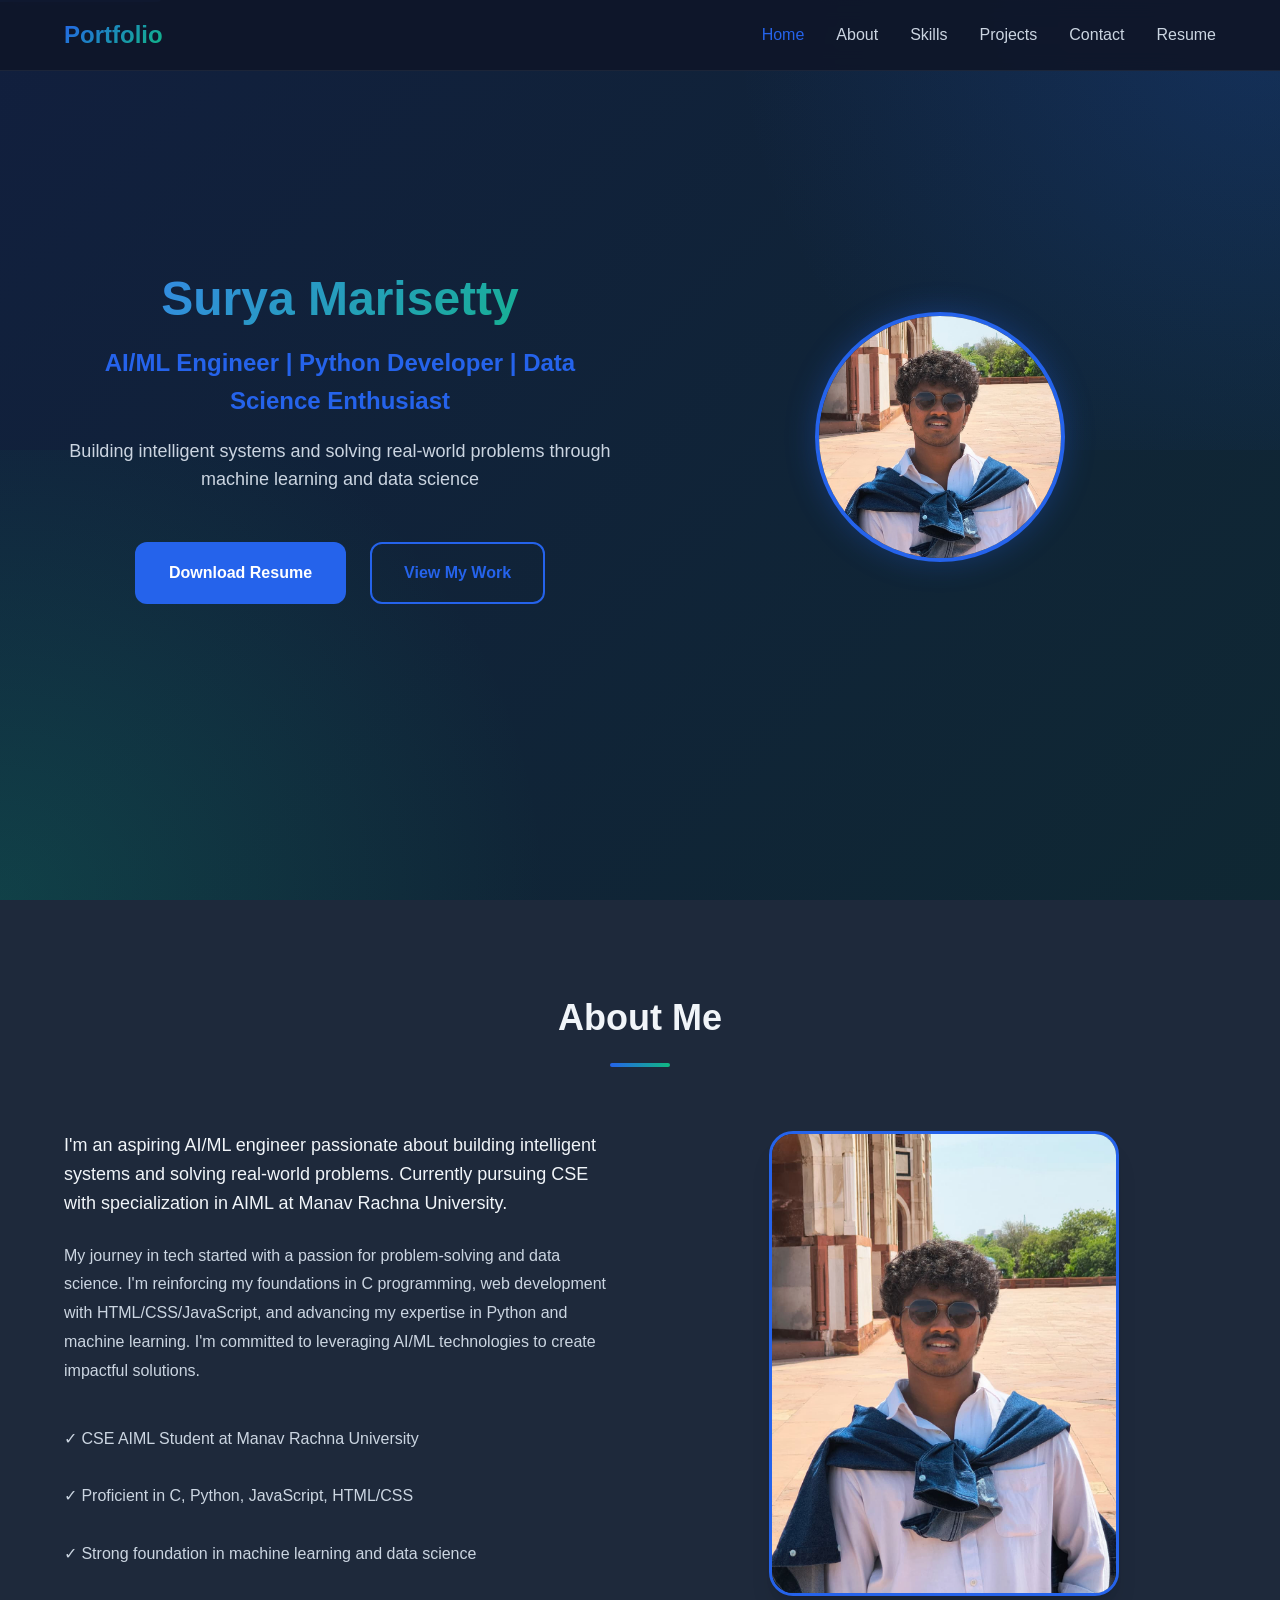
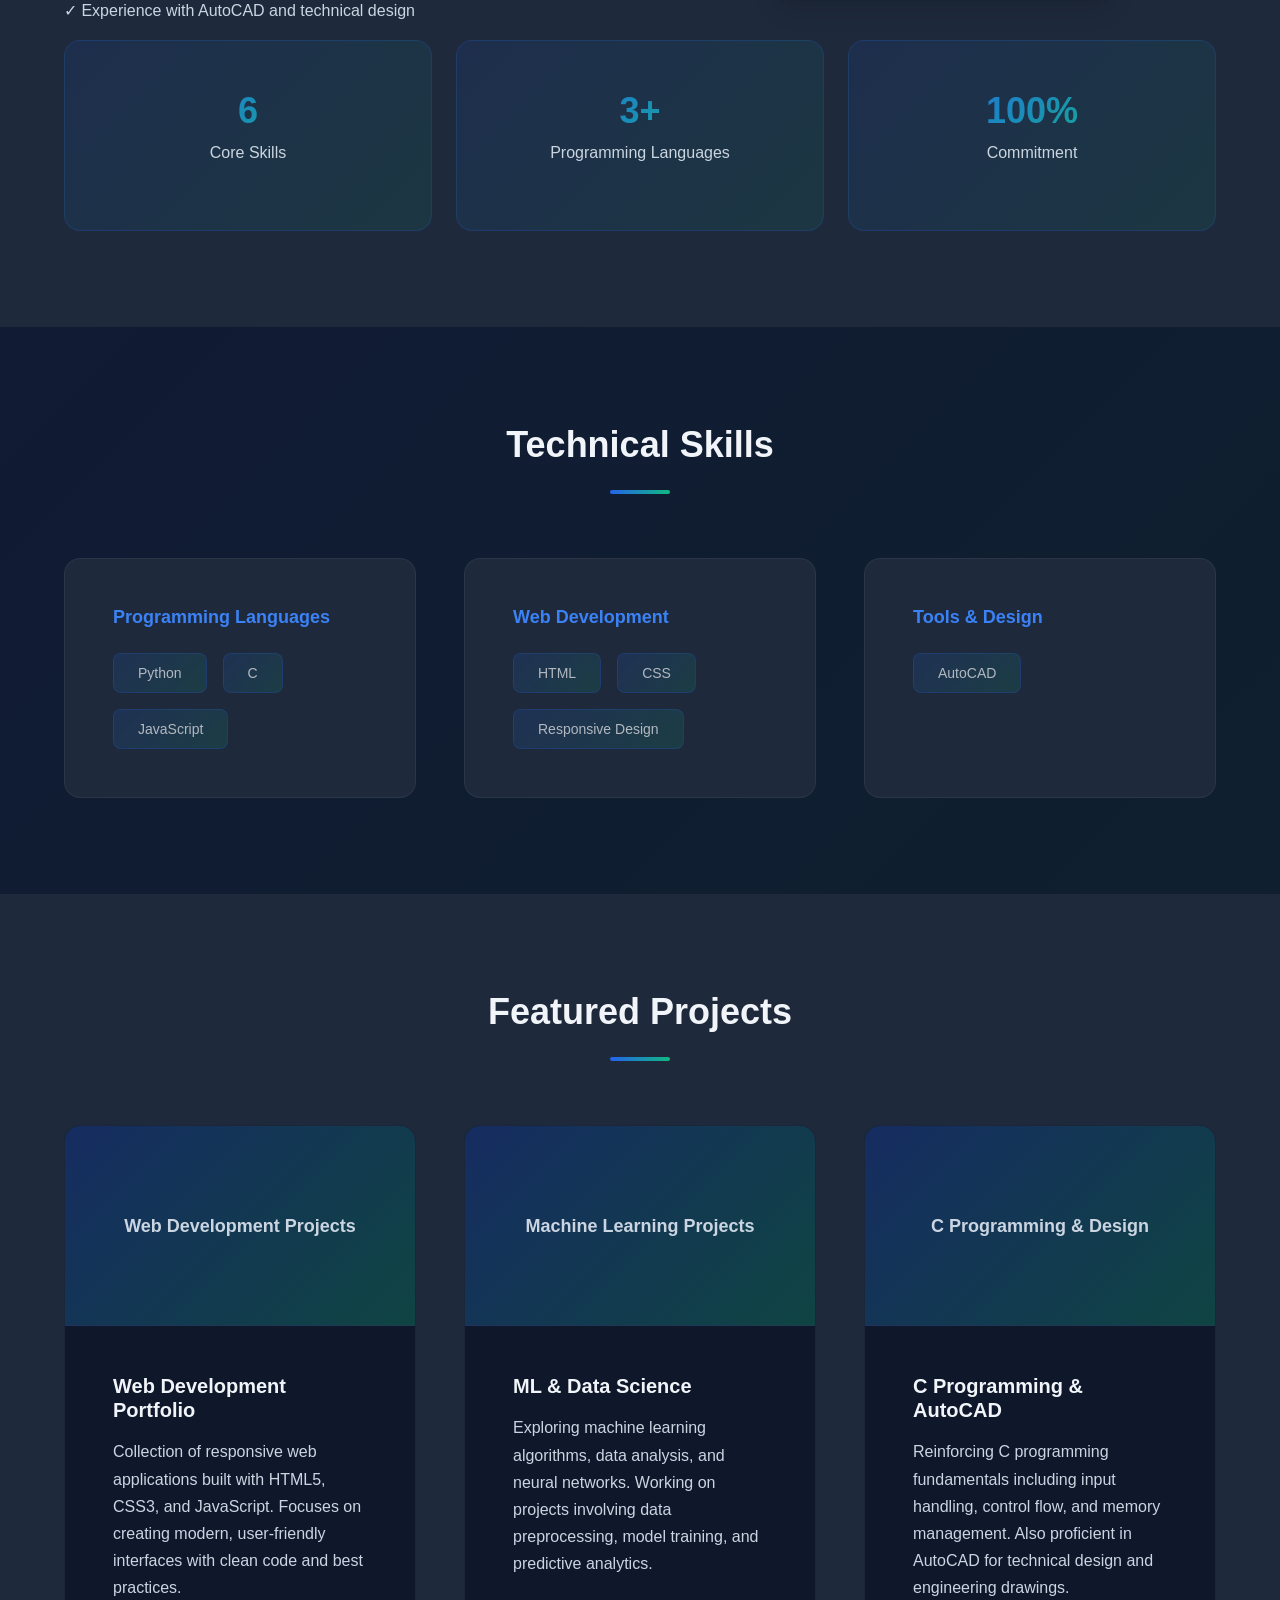
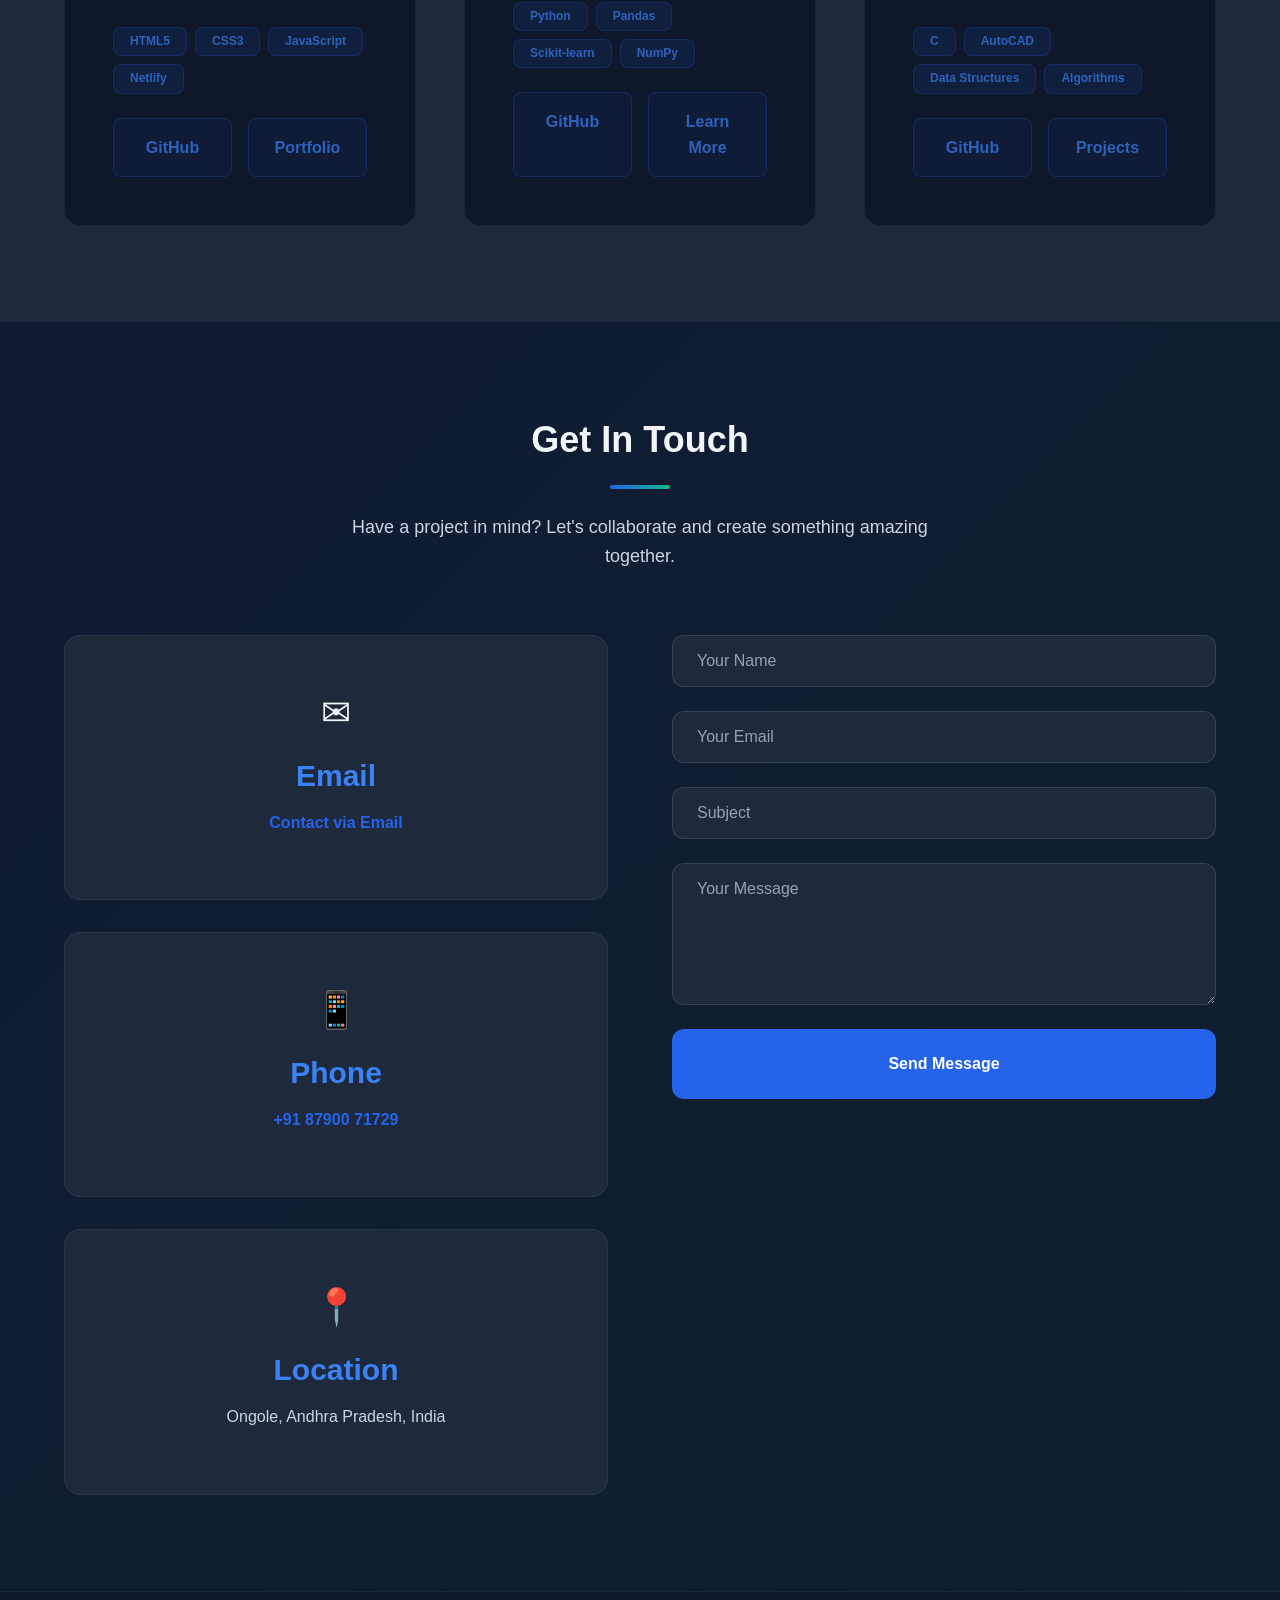
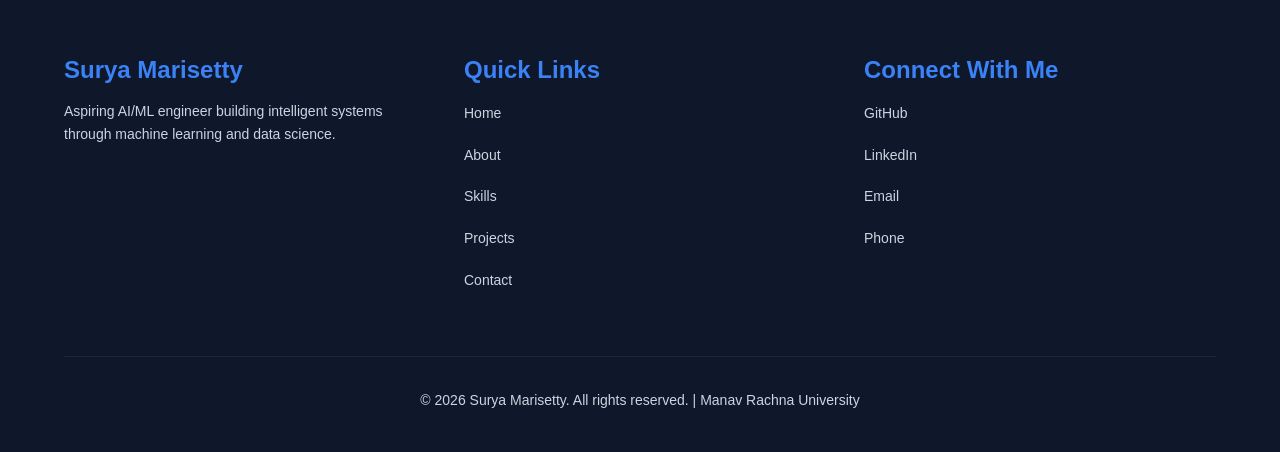
<file: index.html>
<!DOCTYPE html>
<html lang="en">
<head>
    <meta charset="UTF-8">
    <meta name="viewport" content="width=device-width, initial-scale=1.0">
    <meta name="description" content="Professional portfolio showcasing projects, skills, and expertise">
    <meta name="keywords" content="portfolio, developer, projects, skills">
    <meta name="author" content="Surya Marisetty">
    <title>Professional Portfolio - Surya Marisetty</title>
    <link rel="stylesheet" href="styles.css">
    <link rel="canonical" href="https://yourportfolio.com">
</head>
<body>
    <!-- Navigation Bar -->
    <nav class="navbar" id="navbar">
        <div class="nav-container">
            <div class="logo">
                <span class="logo-text">Portfolio</span>
            </div>
            <button class="hamburger" id="hamburger">
                <span></span>
                <span></span>
                <span></span>
            </button>
            <ul class="nav-menu" id="navMenu">
                <li><a href="#home" class="nav-link">Home</a></li>
                <li><a href="#about" class="nav-link">About</a></li>
                <li><a href="#skills" class="nav-link">Skills</a></li>
                <li><a href="#projects" class="nav-link">Projects</a></li>
                <li><a href="#contact" class="nav-link">Contact</a></li>
                <li><a href="resume.html" class="nav-link" target="_blank">Resume</a></li>
            </ul>
        </div>
    </nav>

    <!-- Hero Section -->
    <section id="home" class="hero">
        <div class="hero-content">
            <h1 class="hero-title">Surya Marisetty</h1>
            <p class="hero-subtitle">AI/ML Engineer | Python Developer | Data Science Enthusiast</p>
            <p class="hero-description">Building intelligent systems and solving real-world problems through machine learning and data science</p>
            <div class="hero-buttons">
                <a href="resume.html" target="_blank" class="btn btn-primary">Download Resume</a>
                <a href="#projects" class="btn btn-secondary">View My Work</a>
            </div>
        </div>
        <div class="hero-image-wrapper">
            <img src="portfolio.jpeg" alt="Surya Marisetty" class="hero-image">
        </div>
        <div class="hero-background"></div>
    </section>

    <!-- About Section -->
    <section id="about" class="about">
        <div class="container">
            <div class="section-header">
                <h2 class="section-title">About Me</h2>
                <div class="title-underline"></div>
            </div>
            <div class="about-content">
                <div class="about-text">
                    <p class="about-intro">
                        I'm an aspiring AI/ML engineer passionate about building intelligent systems and solving real-world problems. 
                        Currently pursuing CSE with specialization in AIML at Manav Rachna University.
                    </p>
                    <p class="about-description">
                        My journey in tech started with a passion for problem-solving and data science. I'm reinforcing my foundations in C programming, 
                        web development with HTML/CSS/JavaScript, and advancing my expertise in Python and machine learning. 
                        I'm committed to leveraging AI/ML technologies to create impactful solutions.
                    </p>
                    <ul class="about-highlights">
                        <li>✓ CSE AIML Student at Manav Rachna University</li>
                        <li>✓ Proficient in C, Python, JavaScript, HTML/CSS</li>
                        <li>✓ Strong foundation in machine learning and data science</li>
                        <li>✓ Experience with AutoCAD and technical design</li>
                    </ul>
                </div>
                <div class="about-image-wrapper">
                    <img src="portfolio.jpeg" alt="Surya Marisetty" class="about-image">
                </div>
            </div>
            <div class="about-stats">
                    <div class="stat-card">
                        <h3 class="stat-number">6</h3>
                        <p class="stat-label">Core Skills</p>
                    </div>
                    <div class="stat-card">
                        <h3 class="stat-number">3+</h3>
                        <p class="stat-label">Programming Languages</p>
                    </div>
                    <div class="stat-card">
                        <h3 class="stat-number">100%</h3>
                        <p class="stat-label">Commitment</p>
                    </div>
                </div>
            </div>
        </div>
    </section>

    <!-- Skills Section -->
    <section id="skills" class="skills">
        <div class="container">
            <div class="section-header">
                <h2 class="section-title">Technical Skills</h2>
                <div class="title-underline"></div>
            </div>
            <div class="skills-grid">
                <div class="skill-category">
                    <h3 class="skill-title">Programming Languages</h3>
                    <div class="skill-tags">
                        <span class="skill-tag">Python</span>
                        <span class="skill-tag">C</span>
                        <span class="skill-tag">JavaScript</span>
                    </div>
                </div>

                <div class="skill-category">
                    <h3 class="skill-title">Web Development</h3>
                    <div class="skill-tags">
                        <span class="skill-tag">HTML</span>
                        <span class="skill-tag">CSS</span>
                        <span class="skill-tag">Responsive Design</span>
                    </div>
                </div>

                <div class="skill-category">
                    <h3 class="skill-title">Tools & Design</h3>
                    <div class="skill-tags">
                        <span class="skill-tag">AutoCAD</span>
                    </div>
                </div>
            </div>
        </div>
    </section>

    <!-- Projects Section -->
    <section id="projects" class="projects">
        <div class="container">
            <div class="section-header">
                <h2 class="section-title">Featured Projects</h2>
                <div class="title-underline"></div>
            </div>
            <div class="projects-grid">
                <article class="project-card">
                    <div class="project-image">
                        <div class="placeholder-image">Web Development Projects</div>
                    </div>
                    <div class="project-content">
                        <h3 class="project-title">Web Development Portfolio</h3>
                        <p class="project-description">
                            Collection of responsive web applications built with HTML5, CSS3, and JavaScript. 
                            Focuses on creating modern, user-friendly interfaces with clean code and best practices.
                        </p>
                        <div class="project-tech">
                            <span class="tech-badge">HTML5</span>
                            <span class="tech-badge">CSS3</span>
                            <span class="tech-badge">JavaScript</span>
                            <span class="tech-badge">Netlify</span>
                        </div>
                        <div class="project-links">
                            <a href="https://github.com/200726-surya" target="_blank" class="project-link">GitHub</a>
                            <a href="#" class="project-link">Portfolio</a>
                        </div>
                    </div>
                </article>

                <article class="project-card">
                    <div class="project-image">
                        <div class="placeholder-image">Machine Learning Projects</div>
                    </div>
                    <div class="project-content">
                        <h3 class="project-title">ML & Data Science</h3>
                        <p class="project-description">
                            Exploring machine learning algorithms, data analysis, and neural networks. 
                            Working on projects involving data preprocessing, model training, and predictive analytics.
                        </p>
                        <div class="project-tech">
                            <span class="tech-badge">Python</span>
                            <span class="tech-badge">Pandas</span>
                            <span class="tech-badge">Scikit-learn</span>
                            <span class="tech-badge">NumPy</span>
                        </div>
                        <div class="project-links">
                            <a href="https://github.com/200726-surya" target="_blank" class="project-link">GitHub</a>
                            <a href="#" class="project-link">Learn More</a>
                        </div>
                    </div>
                </article>

                <article class="project-card">
                    <div class="project-image">
                        <div class="placeholder-image">C Programming & Design</div>
                    </div>
                    <div class="project-content">
                        <h3 class="project-title">C Programming & AutoCAD</h3>
                        <p class="project-description">
                            Reinforcing C programming fundamentals including input handling, control flow, and memory management. 
                            Also proficient in AutoCAD for technical design and engineering drawings.
                        </p>
                        <div class="project-tech">
                            <span class="tech-badge">C</span>
                            <span class="tech-badge">AutoCAD</span>
                            <span class="tech-badge">Data Structures</span>
                            <span class="tech-badge">Algorithms</span>
                        </div>
                        <div class="project-links">
                            <a href="https://github.com/200726-surya" target="_blank" class="project-link">GitHub</a>
                            <a href="#" class="project-link">Projects</a>
                        </div>
                    </div>
                </article>
            </div>
        </div>
    </section>

    <!-- Contact Section -->
    <section id="contact" class="contact">
        <div class="container">
            <div class="section-header">
                <h2 class="section-title">Get In Touch</h2>
                <div class="title-underline"></div>
                <p class="section-subtitle">Have a project in mind? Let's collaborate and create something amazing together.</p>
            </div>
            <div class="contact-wrapper">
                <div class="contact-info">
                    <div class="info-card">
                        <div class="info-icon">✉</div>
                        <h3>Email</h3>
                        <p><a href="mailto:suryamarisetty10@gmail.com">Contact via Email</a></p>
                    </div>
                    <div class="info-card">
                        <div class="info-icon">📱</div>
                        <h3>Phone</h3>
                        <p><a href="tel:+918790071729">+91 87900 71729</a></p>
                    </div>
                    <div class="info-card">
                        <div class="info-icon">📍</div>
                        <h3>Location</h3>
                        <p>Ongole, Andhra Pradesh, India</p>
                    </div>
                </div>

                <form class="contact-form" id="contactForm">
                    <div class="form-group">
                        <input type="text" placeholder="Your Name" required aria-label="Your Name">
                    </div>
                    <div class="form-group">
                        <input type="email" placeholder="Your Email" required aria-label="Your Email">
                    </div>
                    <div class="form-group">
                        <input type="text" placeholder="Subject" required aria-label="Subject">
                    </div>
                    <div class="form-group">
                        <textarea placeholder="Your Message" rows="6" required aria-label="Your Message"></textarea>
                    </div>
                    <button type="submit" class="btn btn-primary btn-submit">Send Message</button>
                    <p class="form-message" id="formMessage"></p>
                </form>
            </div>
        </div>
    </section>

    <!-- Footer -->
    <footer class="footer">
        <div class="container">
            <div class="footer-content">
                <div class="footer-section">
                    <h4>Surya Marisetty</h4>
                    <p>Aspiring AI/ML engineer building intelligent systems through machine learning and data science.</p>
                </div>
                <div class="footer-section">
                    <h4>Quick Links</h4>
                    <ul>
                        <li><a href="#home">Home</a></li>
                        <li><a href="#about">About</a></li>
                        <li><a href="#skills">Skills</a></li>
                        <li><a href="#projects">Projects</a></li>
                        <li><a href="#contact">Contact</a></li>
                    </ul>
                </div>
                <div class="footer-section">
                    <h4>Connect With Me</h4>
                    <ul>
                        <li><a href="https://github.com/200726-surya" target="_blank">GitHub</a></li>
                        <li><a href="https://www.linkedin.com/in/surya-charan-marisetty-70ba9637b/" target="_blank">LinkedIn</a></li>
                        <li><a href="mailto:suryamarisetty10@gmail.com" target="_blank">Email</a></li>
                        <li><a href="tel:+918790071729" target="_blank">Phone</a></li>
                    </ul>
                </div>
            </div>
            <div class="footer-bottom">
                <p>&copy; 2026 Surya Marisetty. All rights reserved. | Manav Rachna University</p>
            </div>
        </div>
    </footer>

    <script src="script.js"></script>
</body>
</html>
</file>
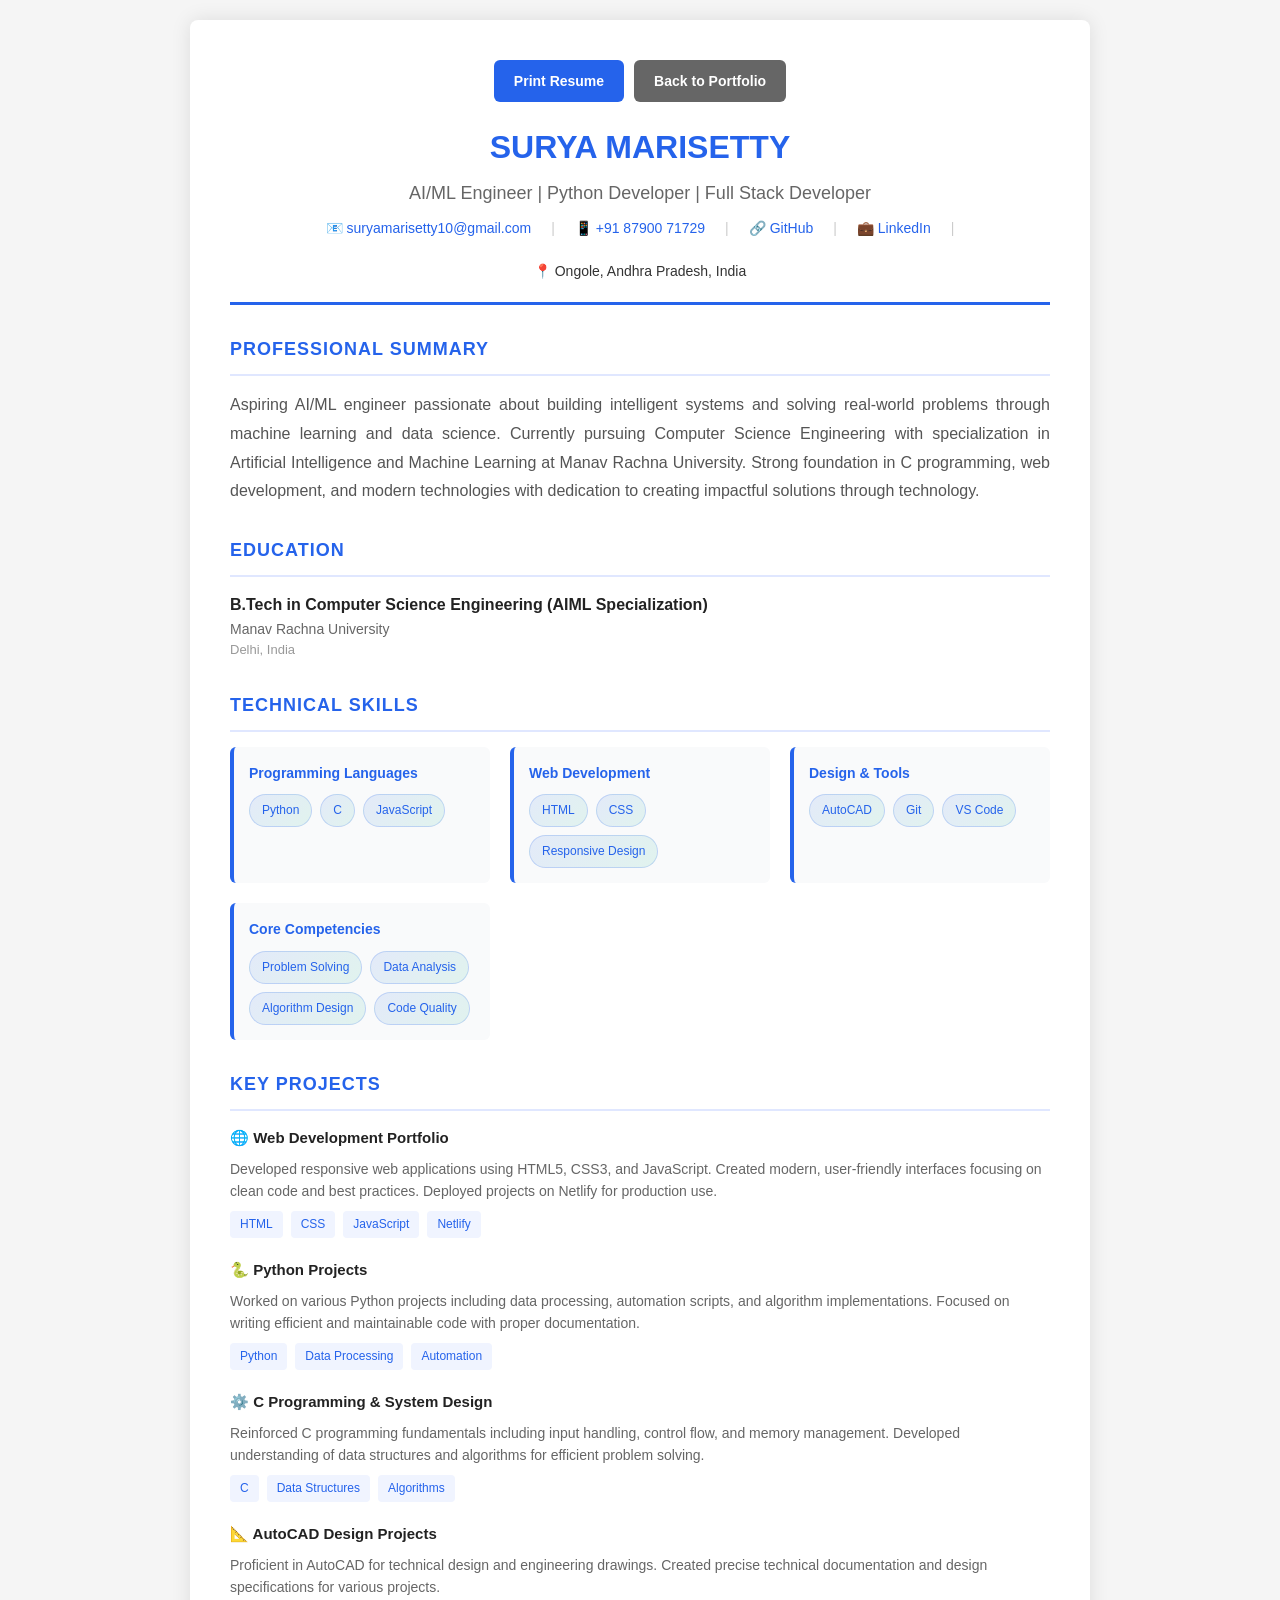
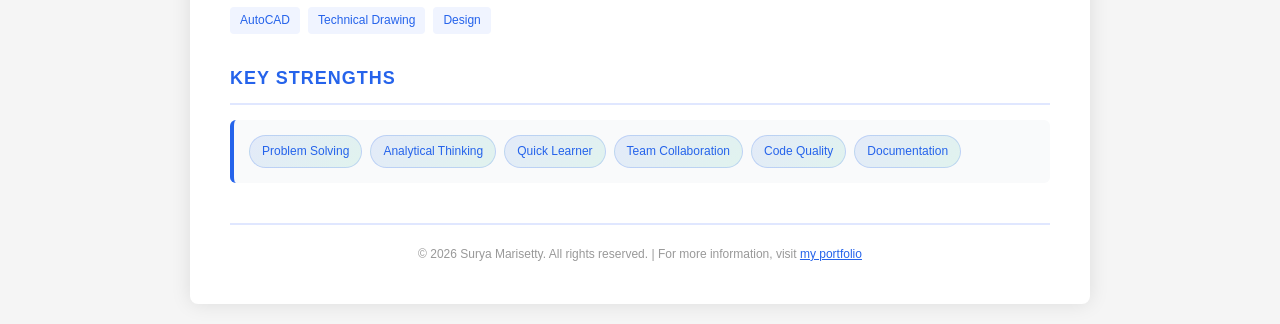
<file: resume.html>
<!DOCTYPE html>
<html lang="en">
<head>
    <meta charset="UTF-8">
    <meta name="viewport" content="width=device-width, initial-scale=1.0">
    <meta name="description" content="Resume - Surya Marisetty">
    <title>Resume - Surya Marisetty</title>
    <style>
        * {
            margin: 0;
            padding: 0;
            box-sizing: border-box;
        }

        body {
            font-family: 'Segoe UI', Tahoma, Geneva, Verdana, sans-serif;
            line-height: 1.6;
            color: #333;
            background: #f5f5f5;
            padding: 20px;
        }

        .container {
            max-width: 900px;
            margin: 0 auto;
            background: white;
            padding: 40px;
            box-shadow: 0 0 20px rgba(0, 0, 0, 0.1);
            border-radius: 8px;
        }

        /* Header */
        .header {
            text-align: center;
            margin-bottom: 30px;
            border-bottom: 3px solid #2563eb;
            padding-bottom: 20px;
        }

        .name {
            font-size: 32px;
            font-weight: 700;
            color: #2563eb;
            margin-bottom: 5px;
        }

        .title {
            font-size: 18px;
            color: #666;
            margin-bottom: 10px;
        }

        .contact-info {
            font-size: 14px;
            display: flex;
            justify-content: center;
            gap: 20px;
            flex-wrap: wrap;
        }

        .contact-info a {
            color: #2563eb;
            text-decoration: none;
            transition: color 0.3s;
        }

        .contact-info a:hover {
            color: #1e40af;
            text-decoration: underline;
        }

        .divider {
            color: #ccc;
        }

        /* Sections */
        .section {
            margin-bottom: 30px;
        }

        .section-title {
            font-size: 18px;
            font-weight: 700;
            color: #2563eb;
            margin-bottom: 15px;
            padding-bottom: 10px;
            border-bottom: 2px solid #e0e7ff;
            text-transform: uppercase;
            letter-spacing: 1px;
        }

        /* Education */
        .education-item {
            margin-bottom: 20px;
        }

        .degree {
            font-size: 16px;
            font-weight: 600;
            color: #222;
        }

        .university {
            font-size: 14px;
            color: #666;
        }

        .location {
            font-size: 13px;
            color: #999;
        }

        /* Summary */
        .summary-text {
            color: #555;
            line-height: 1.8;
            text-align: justify;
        }

        /* Skills */
        .skills-container {
            display: grid;
            grid-template-columns: repeat(auto-fit, minmax(250px, 1fr));
            gap: 20px;
        }

        .skill-group {
            background: #f9fafb;
            padding: 15px;
            border-radius: 6px;
            border-left: 4px solid #2563eb;
        }

        .skill-group-title {
            font-weight: 600;
            color: #2563eb;
            margin-bottom: 10px;
            font-size: 14px;
        }

        .skill-tags {
            display: flex;
            flex-wrap: wrap;
            gap: 8px;
        }

        .skill-tag {
            background: linear-gradient(135deg, rgba(37, 99, 235, 0.1), rgba(16, 185, 129, 0.1));
            color: #2563eb;
            padding: 6px 12px;
            border-radius: 20px;
            font-size: 12px;
            font-weight: 500;
            border: 1px solid rgba(37, 99, 235, 0.2);
            transition: all 0.3s;
        }

        .skill-tag:hover {
            background: linear-gradient(135deg, rgba(37, 99, 235, 0.2), rgba(16, 185, 129, 0.2));
            border-color: #2563eb;
        }

        /* Projects */
        .project-item {
            margin-bottom: 20px;
        }

        .project-title {
            font-size: 15px;
            font-weight: 600;
            color: #222;
            display: flex;
            align-items: center;
            gap: 10px;
        }

        .project-description {
            color: #666;
            margin: 8px 0;
            font-size: 14px;
        }

        .project-tech {
            display: flex;
            flex-wrap: wrap;
            gap: 8px;
            margin-top: 8px;
        }

        .tech-badge {
            background: #f0f4ff;
            color: #2563eb;
            padding: 4px 10px;
            border-radius: 4px;
            font-size: 12px;
            font-weight: 500;
        }

        /* Footer */
        .footer {
            margin-top: 40px;
            padding-top: 20px;
            border-top: 2px solid #e0e7ff;
            text-align: center;
            color: #999;
            font-size: 12px;
        }

        /* Print Styles */
        @media print {
            body {
                background: white;
                padding: 0;
            }

            .container {
                box-shadow: none;
                padding: 0;
                max-width: 100%;
            }

            .contact-info a {
                color: #2563eb;
                text-decoration: underline;
            }

            .no-print {
                display: none;
            }
        }

        /* Responsive */
        @media (max-width: 600px) {
            .container {
                padding: 20px;
            }

            .name {
                font-size: 24px;
            }

            .contact-info {
                flex-direction: column;
                gap: 5px;
            }

            .skills-container {
                grid-template-columns: 1fr;
            }
        }

        /* Print Button */
        .no-print {
            display: flex;
            gap: 10px;
            margin-bottom: 20px;
            justify-content: center;
        }

        .btn {
            padding: 10px 20px;
            background-color: #2563eb;
            color: white;
            border: none;
            border-radius: 6px;
            cursor: pointer;
            font-size: 14px;
            font-weight: 600;
            transition: background-color 0.3s;
            text-decoration: none;
            display: inline-block;
        }

        .btn:hover {
            background-color: #1e40af;
        }

        .btn-secondary {
            background-color: #666;
        }

        .btn-secondary:hover {
            background-color: #555;
        }
    </style>
</head>
<body>
    <div class="container">
        <div class="no-print">
            <button class="btn" onclick="window.print()">Print Resume</button>
            <a href="index.html" class="btn btn-secondary">Back to Portfolio</a>
        </div>

        <!-- Header -->
        <div class="header">
            <div class="name">SURYA MARISETTY</div>
            <div class="title">AI/ML Engineer | Python Developer | Full Stack Developer</div>
            <div class="contact-info">
                <span>📧 <a href="mailto:suryamarisetty10@gmail.com">suryamarisetty10@gmail.com</a></span>
                <span class="divider">|</span>
                <span>📱 <a href="tel:+918790071729">+91 87900 71729</a></span>
                <span class="divider">|</span>
                <span>🔗 <a href="https://github.com/200726-surya" target="_blank">GitHub</a></span>
                <span class="divider">|</span>
                <span>💼 <a href="https://www.linkedin.com/in/surya-charan-marisetty-70ba9637b/" target="_blank">LinkedIn</a></span>
                <span class="divider">|</span>
                <span>📍 Ongole, Andhra Pradesh, India</span>
            </div>
        </div>

        <!-- Professional Summary -->
        <div class="section">
            <div class="section-title">Professional Summary</div>
            <p class="summary-text">
                Aspiring AI/ML engineer passionate about building intelligent systems and solving real-world problems through machine learning and data science. Currently pursuing Computer Science Engineering with specialization in Artificial Intelligence and Machine Learning at Manav Rachna University. Strong foundation in C programming, web development, and modern technologies with dedication to creating impactful solutions through technology.
            </p>
        </div>

        <!-- Education -->
        <div class="section">
            <div class="section-title">Education</div>
            <div class="education-item">
                <div class="degree">B.Tech in Computer Science Engineering (AIML Specialization)</div>
                <div class="university">Manav Rachna University</div>
                <div class="location">Delhi, India</div>
            </div>
        </div>

        <!-- Skills -->
        <div class="section">
            <div class="section-title">Technical Skills</div>
            <div class="skills-container">
                <div class="skill-group">
                    <div class="skill-group-title">Programming Languages</div>
                    <div class="skill-tags">
                        <span class="skill-tag">Python</span>
                        <span class="skill-tag">C</span>
                        <span class="skill-tag">JavaScript</span>
                    </div>
                </div>

                <div class="skill-group">
                    <div class="skill-group-title">Web Development</div>
                    <div class="skill-tags">
                        <span class="skill-tag">HTML</span>
                        <span class="skill-tag">CSS</span>
                        <span class="skill-tag">Responsive Design</span>
                    </div>
                </div>

                <div class="skill-group">
                    <div class="skill-group-title">Design & Tools</div>
                    <div class="skill-tags">
                        <span class="skill-tag">AutoCAD</span>
                        <span class="skill-tag">Git</span>
                        <span class="skill-tag">VS Code</span>
                    </div>
                </div>

                <div class="skill-group">
                    <div class="skill-group-title">Core Competencies</div>
                    <div class="skill-tags">
                        <span class="skill-tag">Problem Solving</span>
                        <span class="skill-tag">Data Analysis</span>
                        <span class="skill-tag">Algorithm Design</span>
                        <span class="skill-tag">Code Quality</span>
                    </div>
                </div>
            </div>
        </div>

        <!-- Projects -->
        <div class="section">
            <div class="section-title">Key Projects</div>

            <div class="project-item">
                <div class="project-title">🌐 Web Development Portfolio</div>
                <div class="project-description">
                    Developed responsive web applications using HTML5, CSS3, and JavaScript. Created modern, user-friendly interfaces focusing on clean code and best practices. Deployed projects on Netlify for production use.
                </div>
                <div class="project-tech">
                    <span class="tech-badge">HTML</span>
                    <span class="tech-badge">CSS</span>
                    <span class="tech-badge">JavaScript</span>
                    <span class="tech-badge">Netlify</span>
                </div>
            </div>

            <div class="project-item">
                <div class="project-title">🐍 Python Projects</div>
                <div class="project-description">
                    Worked on various Python projects including data processing, automation scripts, and algorithm implementations. Focused on writing efficient and maintainable code with proper documentation.
                </div>
                <div class="project-tech">
                    <span class="tech-badge">Python</span>
                    <span class="tech-badge">Data Processing</span>
                    <span class="tech-badge">Automation</span>
                </div>
            </div>

            <div class="project-item">
                <div class="project-title">⚙️ C Programming & System Design</div>
                <div class="project-description">
                    Reinforced C programming fundamentals including input handling, control flow, and memory management. Developed understanding of data structures and algorithms for efficient problem solving.
                </div>
                <div class="project-tech">
                    <span class="tech-badge">C</span>
                    <span class="tech-badge">Data Structures</span>
                    <span class="tech-badge">Algorithms</span>
                </div>
            </div>

            <div class="project-item">
                <div class="project-title">📐 AutoCAD Design Projects</div>
                <div class="project-description">
                    Proficient in AutoCAD for technical design and engineering drawings. Created precise technical documentation and design specifications for various projects.
                </div>
                <div class="project-tech">
                    <span class="tech-badge">AutoCAD</span>
                    <span class="tech-badge">Technical Drawing</span>
                    <span class="tech-badge">Design</span>
                </div>
            </div>
        </div>

        <!-- Strengths -->
        <div class="section">
            <div class="section-title">Key Strengths</div>
            <div class="skills-container">
                <div class="skill-group">
                    <div class="skill-tags">
                        <span class="skill-tag">Problem Solving</span>
                        <span class="skill-tag">Analytical Thinking</span>
                        <span class="skill-tag">Quick Learner</span>
                        <span class="skill-tag">Team Collaboration</span>
                        <span class="skill-tag">Code Quality</span>
                        <span class="skill-tag">Documentation</span>
                    </div>
                </div>
            </div>
        </div>

        <!-- Footer -->
        <div class="footer">
            <p>&copy; 2026 Surya Marisetty. All rights reserved. | For more information, visit <a href="index.html" style="color: #2563eb;">my portfolio</a></p>
        </div>
    </div>
</body>
</html>
</file>
<file: styles.css>
/* ==================== ROOT & VARIABLES ==================== */
:root {
    /* Color Palette */
    --primary-color: #2563eb;
    --primary-dark: #1e40af;
    --primary-light: #3b82f6;
    --secondary-color: #10b981;
    --secondary-dark: #059669;
    --background-color: #0f172a;
    --surface-color: #1e293b;
    --surface-light: #334155;
    --text-primary: #f1f5f9;
    --text-secondary: #cbd5e1;
    --text-muted: #94a3b8;
    --accent-color: #f59e0b;
    --success-color: #10b981;
    --error-color: #ef4444;
    --warning-color: #f59e0b;
    
    /* Spacing */
    --spacing-xs: 0.25rem;
    --spacing-sm: 0.5rem;
    --spacing-md: 1rem;
    --spacing-lg: 1.5rem;
    --spacing-xl: 2rem;
    --spacing-2xl: 3rem;
    --spacing-3xl: 4rem;
    --spacing-4xl: 6rem;
    
    /* Typography */
    --font-primary: 'Segoe UI', Tahoma, Geneva, Verdana, sans-serif;
    --font-mono: 'Courier New', monospace;
    --font-size-xs: 0.75rem;
    --font-size-sm: 0.875rem;
    --font-size-base: 1rem;
    --font-size-lg: 1.125rem;
    --font-size-xl: 1.25rem;
    --font-size-2xl: 1.5rem;
    --font-size-3xl: 1.875rem;
    --font-size-4xl: 2.25rem;
    --font-size-5xl: 3rem;
    
    /* Border Radius */
    --radius-sm: 0.375rem;
    --radius-md: 0.5rem;
    --radius-lg: 0.75rem;
    --radius-xl: 1rem;
    --radius-2xl: 1.5rem;
    
    /* Transitions */
    --transition-fast: 150ms cubic-bezier(0.4, 0, 0.2, 1);
    --transition-base: 250ms cubic-bezier(0.4, 0, 0.2, 1);
    --transition-slow: 350ms cubic-bezier(0.4, 0, 0.2, 1);
    
    /* Shadows */
    --shadow-sm: 0 1px 2px 0 rgb(0 0 0 / 0.05);
    --shadow-md: 0 4px 6px -1px rgb(0 0 0 / 0.1), 0 2px 4px -2px rgb(0 0 0 / 0.1);
    --shadow-lg: 0 10px 15px -3px rgb(0 0 0 / 0.1), 0 4px 6px -4px rgb(0 0 0 / 0.1);
    --shadow-xl: 0 20px 25px -5px rgb(0 0 0 / 0.1), 0 8px 10px -6px rgb(0 0 0 / 0.1);
    --shadow-2xl: 0 25px 50px -12px rgb(0 0 0 / 0.25);
}

/* ==================== RESET & BASE STYLES ==================== */
* {
    margin: 0;
    padding: 0;
    box-sizing: border-box;
}

html {
    scroll-behavior: smooth;
}

body {
    font-family: var(--font-primary);
    background-color: var(--background-color);
    color: var(--text-primary);
    line-height: 1.6;
    overflow-x: hidden;
}

a {
    color: var(--primary-color);
    text-decoration: none;
    transition: color var(--transition-base);
}

a:hover {
    color: var(--primary-light);
}

/* ==================== TYPOGRAPHY ==================== */
h1, h2, h3, h4, h5, h6 {
    font-weight: 700;
    line-height: 1.2;
    margin-bottom: var(--spacing-md);
}

h1 { font-size: var(--font-size-5xl); }
h2 { font-size: var(--font-size-4xl); }
h3 { font-size: var(--font-size-3xl); }
h4 { font-size: var(--font-size-2xl); }
h5 { font-size: var(--font-size-xl); }
h6 { font-size: var(--font-size-lg); }

p {
    margin-bottom: var(--spacing-md);
    color: var(--text-secondary);
}

/* ==================== CONTAINER ==================== */
.container {
    max-width: 1200px;
    margin: 0 auto;
    padding: 0 var(--spacing-lg);
}

@media (max-width: 768px) {
    .container {
        padding: 0 var(--spacing-md);
    }
}

/* ==================== NAVIGATION BAR ==================== */
.navbar {
    position: fixed;
    top: 0;
    width: 100%;
    background-color: rgba(15, 23, 42, 0.95);
    backdrop-filter: blur(10px);
    z-index: 1000;
    border-bottom: 1px solid rgba(148, 163, 184, 0.1);
    transition: all var(--transition-base);
}

.navbar.scrolled {
    box-shadow: var(--shadow-lg);
    background-color: rgba(15, 23, 42, 0.98);
}

.nav-container {
    max-width: 1200px;
    margin: 0 auto;
    padding: 0 var(--spacing-lg);
    display: flex;
    justify-content: space-between;
    align-items: center;
    height: 70px;
}

.logo {
    font-size: var(--font-size-2xl);
    font-weight: 700;
    background: linear-gradient(135deg, var(--primary-color), var(--secondary-color));
    -webkit-background-clip: text;
    -webkit-text-fill-color: transparent;
    background-clip: text;
}

.logo-text {
    display: inline-block;
}

.nav-menu {
    display: flex;
    list-style: none;
    gap: var(--spacing-xl);
}

.nav-link {
    color: var(--text-secondary);
    font-weight: 500;
    position: relative;
    transition: color var(--transition-base);
}

.nav-link::after {
    content: '';
    position: absolute;
    bottom: -5px;
    left: 0;
    width: 0;
    height: 2px;
    background-color: var(--primary-color);
    transition: width var(--transition-base);
}

.nav-link:hover {
    color: var(--primary-color);
}

.nav-link:hover::after {
    width: 100%;
}

.hamburger {
    display: none;
    flex-direction: column;
    cursor: pointer;
    background: none;
    border: none;
    gap: var(--spacing-xs);
}

.hamburger span {
    width: 25px;
    height: 3px;
    background-color: var(--text-primary);
    border-radius: var(--radius-sm);
    transition: all var(--transition-base);
}

@media (max-width: 768px) {
    .hamburger {
        display: flex;
    }

    .hamburger.active span:nth-child(1) {
        transform: rotate(45deg) translate(10px, 10px);
    }

    .hamburger.active span:nth-child(2) {
        opacity: 0;
    }

    .hamburger.active span:nth-child(3) {
        transform: rotate(-45deg) translate(8px, -8px);
    }

    .nav-menu {
        position: absolute;
        top: 70px;
        left: 0;
        width: 100%;
        flex-direction: column;
        gap: 0;
        background-color: var(--surface-color);
        max-height: 0;
        overflow: hidden;
        transition: max-height var(--transition-base);
    }

    .nav-menu.active {
        max-height: 400px;
    }

    .nav-menu li {
        border-bottom: 1px solid rgba(148, 163, 184, 0.1);
    }

    .nav-menu li a {
        display: block;
        padding: var(--spacing-lg);
        color: var(--text-primary);
    }

    .nav-link::after {
        display: none;
    }
}

/* ==================== BUTTONS ==================== */
.btn {
    padding: var(--spacing-md) var(--spacing-xl);
    border: 2px solid transparent;
    border-radius: var(--radius-lg);
    font-size: var(--font-size-base);
    font-weight: 600;
    cursor: pointer;
    transition: all var(--transition-base);
    display: inline-block;
    text-align: center;
    vertical-align: middle;
}

.btn-primary {
    background-color: var(--primary-color);
    color: white;
}

.btn-primary:hover {
    background-color: var(--primary-dark);
    transform: translateY(-2px);
    box-shadow: var(--shadow-lg);
}

.btn-secondary {
    background-color: transparent;
    color: var(--primary-color);
    border-color: var(--primary-color);
}

.btn-secondary:hover {
    background-color: var(--primary-color);
    color: white;
    transform: translateY(-2px);
}

.btn-submit {
    width: 100%;
    padding: var(--spacing-lg) var(--spacing-xl);
}

/* ==================== HERO SECTION ==================== */
.hero {
    position: relative;
    min-height: 100vh;
    display: flex;
    flex-direction: row;
    align-items: center;
    justify-content: space-between;
    padding-top: 70px;
    padding-left: var(--spacing-3xl);
    padding-right: var(--spacing-3xl);
    overflow: hidden;
    gap: var(--spacing-2xl);
}

.hero-background {
    position: absolute;
    top: 0;
    left: 0;
    width: 100%;
    height: 100%;
    background: linear-gradient(135deg, rgba(37, 99, 235, 0.1) 0%, rgba(16, 185, 129, 0.1) 100%);
    z-index: -1;
}

.hero-background::before {
    content: '';
    position: absolute;
    top: -50%;
    right: -50%;
    width: 100%;
    height: 100%;
    background: radial-gradient(circle, rgba(37, 99, 235, 0.2) 0%, transparent 70%);
    animation: float 15s ease-in-out infinite;
    z-index: -1;
}

.hero-background::after {
    content: '';
    position: absolute;
    bottom: -50%;
    left: -50%;
    width: 100%;
    height: 100%;
    background: radial-gradient(circle, rgba(16, 185, 129, 0.2) 0%, transparent 70%);
    animation: float 20s ease-in-out infinite reverse;
    z-index: -1;
}

@keyframes float {
    0%, 100% { transform: translate(0, 0); }
    50% { transform: translate(30px, -30px); }
}

.hero-content {
    text-align: center;
    z-index: 2;
    animation: fadeInUp 1s ease-out;
    flex: 1;
}

.hero-image-wrapper {
    flex: 1;
    display: flex;
    justify-content: center;
    align-items: center;
    z-index: 2;
    animation: fadeInUp 1s ease-out 0.2s backwards;
}

.hero-image {
    width: 250px;
    height: 250px;
    border-radius: 50%;
    object-fit: cover;
    border: 4px solid var(--primary-color);
    box-shadow: 0 0 30px rgba(37, 99, 235, 0.3);
    transition: all var(--transition-base);
}

.hero-image:hover {
    transform: scale(1.05);
    box-shadow: 0 0 50px rgba(37, 99, 235, 0.5);
}

.hero-title {
    font-size: var(--font-size-5xl);
    margin-bottom: var(--spacing-md);
    background: linear-gradient(135deg, var(--primary-light), var(--secondary-color));
    -webkit-background-clip: text;
    -webkit-text-fill-color: transparent;
    background-clip: text;
}

.hero-subtitle {
    font-size: var(--font-size-2xl);
    color: var(--primary-color);
    margin-bottom: var(--spacing-md);
    font-weight: 600;
}

.hero-description {
    font-size: var(--font-size-lg);
    color: var(--text-secondary);
    margin-bottom: var(--spacing-2xl);
    max-width: 600px;
    margin-left: auto;
    margin-right: auto;
}

.hero-buttons {
    display: flex;
    gap: var(--spacing-lg);
    justify-content: center;
    flex-wrap: wrap;
}

@media (max-width: 768px) {
    .hero-title {
        font-size: var(--font-size-3xl);
    }

    .hero-subtitle {
        font-size: var(--font-size-xl);
    }

    .hero-buttons {
        flex-direction: column;
        align-items: center;
    }

    .hero-buttons .btn {
        min-width: 250px;
    }
}

@keyframes fadeInUp {
    from {
        opacity: 0;
        transform: translateY(30px);
    }
    to {
        opacity: 1;
        transform: translateY(0);
    }
}

/* ==================== SECTION STYLES ==================== */
section {
    padding: var(--spacing-4xl) 0;
}

.section-header {
    text-align: center;
    margin-bottom: var(--spacing-3xl);
}

.section-title {
    font-size: var(--font-size-4xl);
    margin-bottom: var(--spacing-lg);
    color: var(--text-primary);
}

.title-underline {
    width: 60px;
    height: 4px;
    background: linear-gradient(90deg, var(--primary-color), var(--secondary-color));
    border-radius: var(--radius-sm);
    margin: 0 auto var(--spacing-lg);
}

.section-subtitle {
    font-size: var(--font-size-lg);
    color: var(--text-secondary);
    max-width: 600px;
    margin: 0 auto;
}

/* ==================== ABOUT SECTION ==================== */
.about {
    background-color: var(--surface-color);
}

.about-content {
    display: grid;
    grid-template-columns: 1fr 1fr;
    gap: var(--spacing-3xl);
    align-items: start;
}

.about-text h3 {
    display: none;
}

.about-intro {
    font-size: var(--font-size-lg);
    color: var(--text-primary);
    margin-bottom: var(--spacing-lg);
}

.about-description {
    line-height: 1.8;
    margin-bottom: var(--spacing-lg);
}

.about-highlights {
    list-style: none;
    margin-top: var(--spacing-lg);
}

.about-highlights li {
    padding: var(--spacing-md) 0;
    color: var(--text-secondary);
    font-size: var(--font-size-base);
}

.about-highlights li::before {
    margin-right: var(--spacing-md);
}

.about-image-wrapper {
    display: flex;
    justify-content: center;
    align-items: center;
}

.about-image {
    width: 100%;
    max-width: 350px;
    height: auto;
    border-radius: var(--radius-2xl);
    object-fit: cover;
    border: 3px solid var(--primary-color);
    box-shadow: var(--shadow-xl);
    transition: all var(--transition-base);
}

.about-image:hover {
    transform: translateY(-10px);
    box-shadow: var(--shadow-2xl);
}

.about-stats {
    display: grid;
    grid-template-columns: repeat(auto-fit, minmax(150px, 1fr));
    gap: var(--spacing-lg);
}

.stat-card {
    background: linear-gradient(135deg, rgba(37, 99, 235, 0.1), rgba(16, 185, 129, 0.1));
    padding: var(--spacing-2xl);
    border-radius: var(--radius-xl);
    border: 1px solid rgba(37, 99, 235, 0.2);
    text-align: center;
    transition: all var(--transition-base);
}

.stat-card:hover {
    border-color: var(--primary-color);
    box-shadow: var(--shadow-lg);
    transform: translateY(-5px);
}

.stat-number {
    font-size: var(--font-size-4xl);
    background: linear-gradient(135deg, var(--primary-color), var(--secondary-color));
    -webkit-background-clip: text;
    -webkit-text-fill-color: transparent;
    background-clip: text;
    margin-bottom: var(--spacing-sm);
}

.stat-label {
    color: var(--text-secondary);
    font-size: var(--font-size-base);
}

@media (max-width: 768px) {
    .about-content {
        grid-template-columns: 1fr;
        gap: var(--spacing-2xl);
    }

    .about-stats {
        grid-template-columns: 1fr;
    }
}

/* ==================== SKILLS SECTION ==================== */
.skills {
    background: linear-gradient(135deg, rgba(37, 99, 235, 0.05) 0%, rgba(16, 185, 129, 0.05) 100%);
}

.skills-grid {
    display: grid;
    grid-template-columns: repeat(auto-fit, minmax(280px, 1fr));
    gap: var(--spacing-2xl);
}

.skill-category {
    background-color: var(--surface-color);
    padding: var(--spacing-2xl);
    border-radius: var(--radius-xl);
    border: 1px solid rgba(148, 163, 184, 0.1);
    transition: all var(--transition-base);
}

.skill-category:hover {
    border-color: var(--primary-color);
    box-shadow: var(--shadow-lg);
    transform: translateY(-5px);
}

.skill-title {
    font-size: var(--font-size-lg);
    margin-bottom: var(--spacing-lg);
    color: var(--primary-light);
}

.skill-tags {
    display: flex;
    flex-wrap: wrap;
    gap: var(--spacing-md);
}

.skill-tag {
    background: linear-gradient(135deg, rgba(37, 99, 235, 0.2), rgba(16, 185, 129, 0.2));
    padding: var(--spacing-sm) var(--spacing-lg);
    border-radius: var(--radius-md);
    border: 1px solid rgba(37, 99, 235, 0.3);
    font-size: var(--font-size-sm);
    color: var(--text-primary);
    transition: all var(--transition-base);
}

.skill-tag:hover {
    background: linear-gradient(135deg, rgba(37, 99, 235, 0.4), rgba(16, 185, 129, 0.4));
    border-color: var(--primary-color);
    transform: scale(1.05);
}

/* ==================== PROJECTS SECTION ==================== */
.projects {
    background-color: var(--surface-color);
}

.projects-grid {
    display: grid;
    grid-template-columns: repeat(auto-fit, minmax(300px, 1fr));
    gap: var(--spacing-2xl);
}

.project-card {
    background: var(--background-color);
    border-radius: var(--radius-xl);
    overflow: hidden;
    border: 1px solid rgba(148, 163, 184, 0.1);
    transition: all var(--transition-base);
    display: flex;
    flex-direction: column;
}

.project-card:hover {
    border-color: var(--primary-color);
    box-shadow: var(--shadow-xl);
    transform: translateY(-10px);
}

.project-image {
    width: 100%;
    height: 200px;
    background: linear-gradient(135deg, rgba(37, 99, 235, 0.2), rgba(16, 185, 129, 0.2));
    display: flex;
    align-items: center;
    justify-content: center;
    border-bottom: 1px solid rgba(148, 163, 184, 0.1);
    overflow: hidden;
    position: relative;
}

.placeholder-image {
    text-align: center;
    font-size: var(--font-size-lg);
    font-weight: 600;
    color: var(--text-secondary);
    width: 100%;
    height: 100%;
    display: flex;
    align-items: center;
    justify-content: center;
    background: linear-gradient(135deg, rgba(37, 99, 235, 0.1), rgba(16, 185, 129, 0.1));
    transition: all var(--transition-base);
}

.project-card:hover .placeholder-image {
    background: linear-gradient(135deg, rgba(37, 99, 235, 0.3), rgba(16, 185, 129, 0.3));
}

.project-content {
    padding: var(--spacing-2xl);
    flex-grow: 1;
    display: flex;
    flex-direction: column;
}

.project-title {
    font-size: var(--font-size-xl);
    margin-bottom: var(--spacing-md);
    color: var(--text-primary);
}

.project-description {
    color: var(--text-secondary);
    margin-bottom: var(--spacing-lg);
    flex-grow: 1;
    line-height: 1.7;
}

.project-tech {
    display: flex;
    flex-wrap: wrap;
    gap: var(--spacing-sm);
    margin-bottom: var(--spacing-lg);
}

.tech-badge {
    background: rgba(37, 99, 235, 0.15);
    color: var(--primary-light);
    padding: var(--spacing-xs) var(--spacing-md);
    border-radius: var(--radius-md);
    font-size: var(--font-size-xs);
    font-weight: 600;
    border: 1px solid rgba(37, 99, 235, 0.3);
}

.project-links {
    display: flex;
    gap: var(--spacing-md);
}

.project-link {
    flex: 1;
    padding: var(--spacing-md);
    text-align: center;
    background: rgba(37, 99, 235, 0.1);
    border: 1px solid rgba(37, 99, 235, 0.3);
    border-radius: var(--radius-md);
    color: var(--primary-light);
    font-weight: 600;
    transition: all var(--transition-base);
}

.project-link:hover {
    background: var(--primary-color);
    color: white;
    border-color: var(--primary-color);
}

/* ==================== CONTACT SECTION ==================== */
.contact {
    background: linear-gradient(135deg, rgba(37, 99, 235, 0.05) 0%, rgba(16, 185, 129, 0.05) 100%);
}

.contact-wrapper {
    display: grid;
    grid-template-columns: 1fr 1fr;
    gap: var(--spacing-3xl);
    align-items: start;
}

.contact-info {
    display: grid;
    grid-template-columns: 1fr;
    gap: var(--spacing-xl);
}

.info-card {
    background-color: var(--surface-color);
    padding: var(--spacing-2xl);
    border-radius: var(--radius-xl);
    border: 1px solid rgba(148, 163, 184, 0.1);
    text-align: center;
    transition: all var(--transition-base);
}

.info-card:hover {
    border-color: var(--primary-color);
    box-shadow: var(--shadow-lg);
    transform: translateY(-5px);
}

.info-icon {
    font-size: var(--font-size-4xl);
    margin-bottom: var(--spacing-md);
}

.info-card h3 {
    color: var(--primary-light);
    margin-bottom: var(--spacing-md);
}

.info-card p {
    color: var(--text-secondary);
}

.info-card a {
    color: var(--primary-color);
    font-weight: 600;
}

.contact-form {
    display: flex;
    flex-direction: column;
    gap: var(--spacing-lg);
}

.form-group {
    display: flex;
}

.form-group input,
.form-group textarea {
    width: 100%;
    padding: var(--spacing-md) var(--spacing-lg);
    background-color: var(--surface-color);
    border: 1px solid rgba(148, 163, 184, 0.2);
    border-radius: var(--radius-lg);
    color: var(--text-primary);
    font-family: var(--font-primary);
    font-size: var(--font-size-base);
    transition: all var(--transition-base);
}

.form-group input::placeholder,
.form-group textarea::placeholder {
    color: var(--text-muted);
}

.form-group input:focus,
.form-group textarea:focus {
    outline: none;
    border-color: var(--primary-color);
    background-color: rgba(37, 99, 235, 0.05);
    box-shadow: 0 0 0 3px rgba(37, 99, 235, 0.1);
}

.form-message {
    text-align: center;
    padding: var(--spacing-md);
    border-radius: var(--radius-md);
    display: none;
}

.form-message.success {
    display: block;
    background-color: rgba(16, 185, 129, 0.1);
    color: var(--success-color);
    border: 1px solid var(--success-color);
}

.form-message.error {
    display: block;
    background-color: rgba(239, 68, 68, 0.1);
    color: var(--error-color);
    border: 1px solid var(--error-color);
}

@media (max-width: 768px) {
    .contact-wrapper {
        grid-template-columns: 1fr;
        gap: var(--spacing-2xl);
    }

    .contact-info {
        grid-template-columns: 1fr;
    }
}

/* ==================== FOOTER ==================== */
.footer {
    background-color: var(--background-color);
    border-top: 1px solid rgba(148, 163, 184, 0.1);
    padding: var(--spacing-3xl) 0 var(--spacing-lg);
}

.footer-content {
    display: grid;
    grid-template-columns: repeat(auto-fit, minmax(200px, 1fr));
    gap: var(--spacing-2xl);
    margin-bottom: var(--spacing-2xl);
}

.footer-section h4 {
    color: var(--primary-light);
    margin-bottom: var(--spacing-md);
}

.footer-section p {
    color: var(--text-secondary);
    font-size: var(--font-size-sm);
    line-height: 1.6;
}

.footer-section ul {
    list-style: none;
}

.footer-section ul li {
    margin-bottom: var(--spacing-md);
}

.footer-section a {
    color: var(--text-secondary);
    transition: color var(--transition-base);
    font-size: var(--font-size-sm);
}

.footer-section a:hover {
    color: var(--primary-color);
}

.footer-bottom {
    text-align: center;
    padding-top: var(--spacing-xl);
    border-top: 1px solid rgba(148, 163, 184, 0.1);
    color: var(--text-muted);
    font-size: var(--font-size-sm);
}

.footer-bottom a {
    color: var(--text-muted);
}

.footer-bottom a:hover {
    color: var(--primary-color);
}

/* ==================== SCROLLBAR ==================== */
::-webkit-scrollbar {
    width: 10px;
}

::-webkit-scrollbar-track {
    background: var(--background-color);
}

::-webkit-scrollbar-thumb {
    background: var(--surface-light);
    border-radius: 5px;
}

::-webkit-scrollbar-thumb:hover {
    background: var(--primary-color);
}

/* ==================== ACCESSIBILITY ==================== */
@media (prefers-reduced-motion: reduce) {
    *,
    *::before,
    *::after {
        animation-duration: 0.01ms !important;
        animation-iteration-count: 1 !important;
        transition-duration: 0.01ms !important;
    }
}

/* ==================== PRINT STYLES ==================== */
@media print {
    .navbar,
    .hero-buttons,
    .contact-form {
        display: none;
    }
}
</file>
